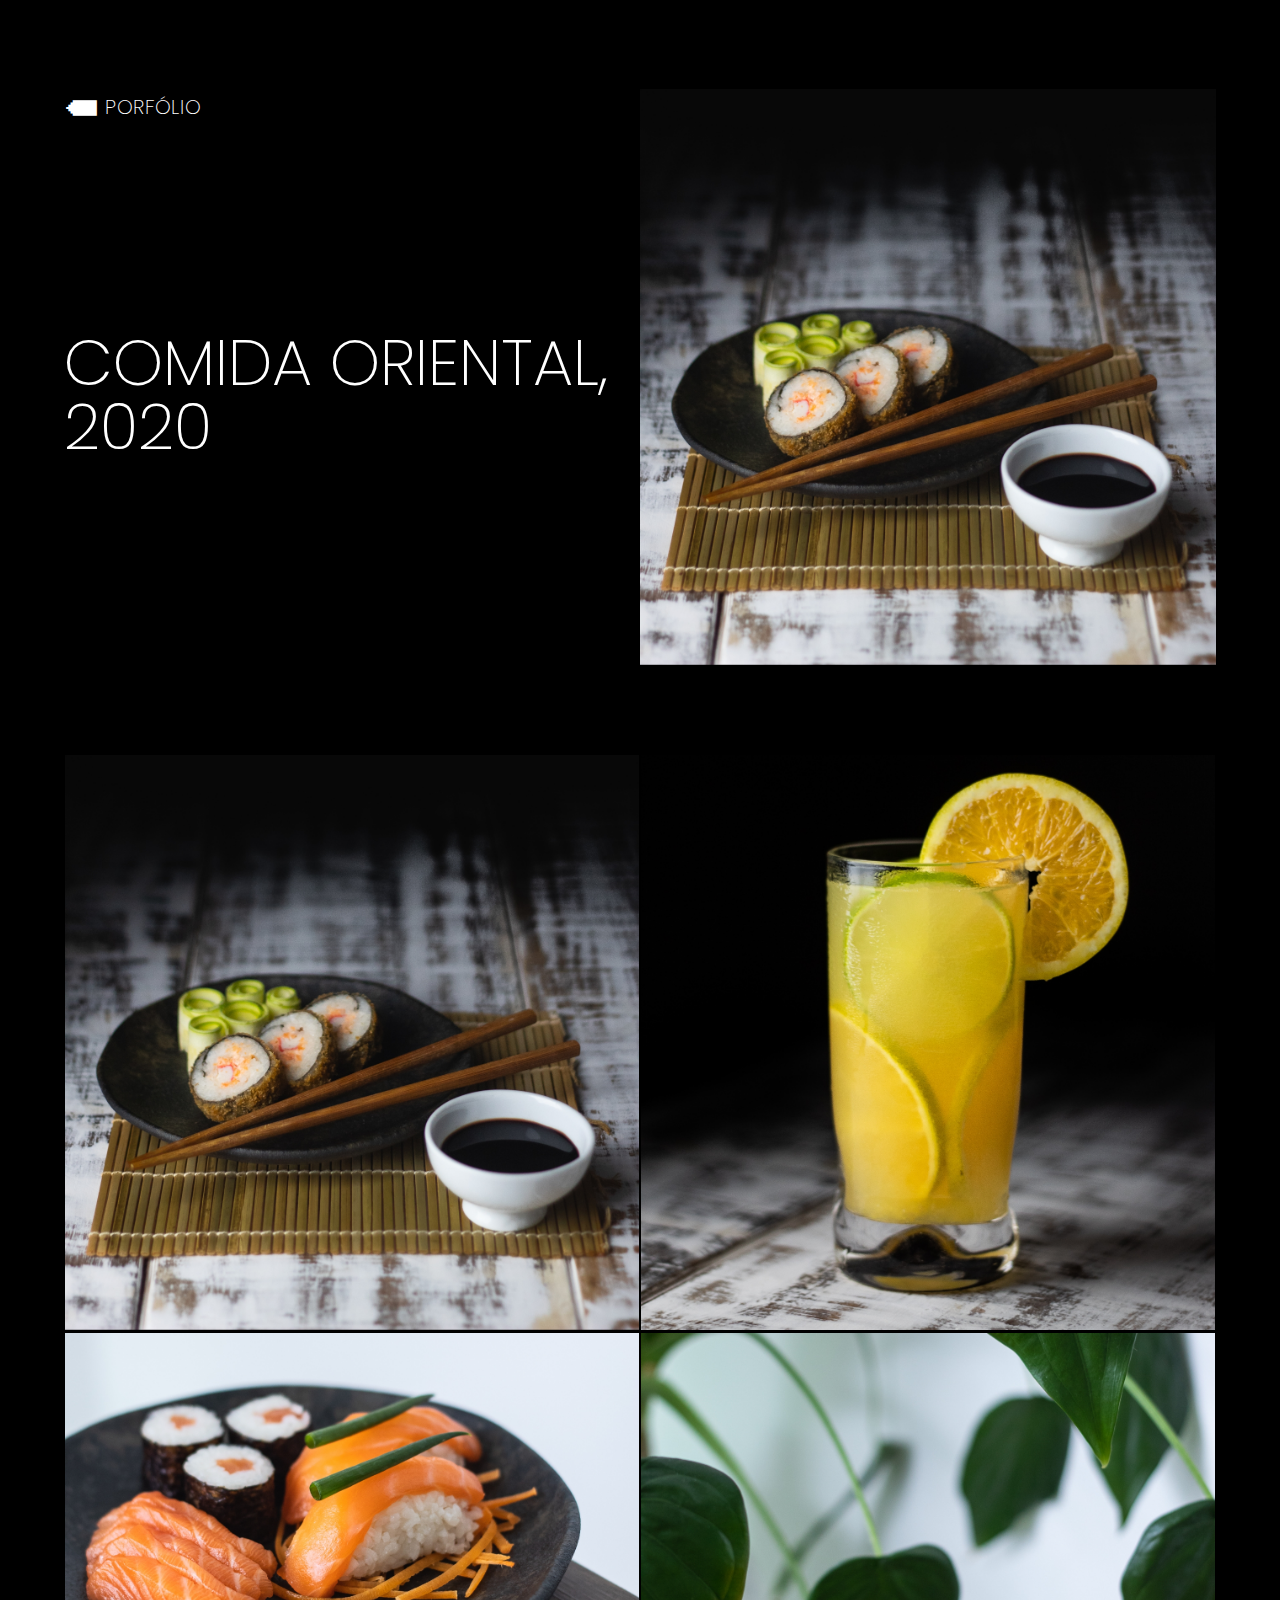
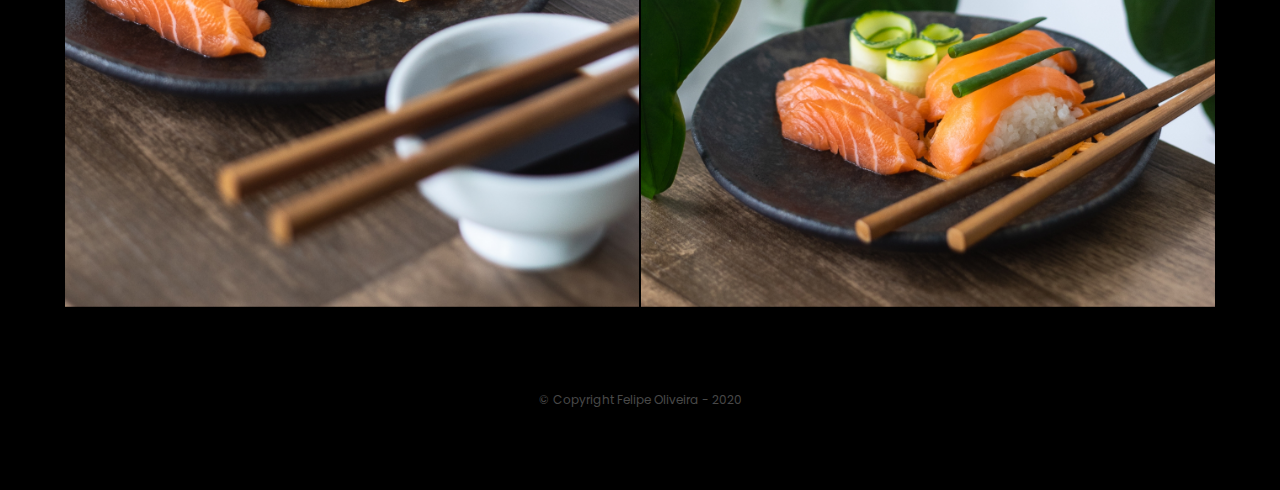
<file: galeria/galeasternfood2020.html>
<!DOCTYPE html>
<html lang="pt-br">
    <head>
          <meta charset="utf-8">
          <meta name="viewport" content="width=device-width">
          <title>Comida Oriental, 2020</title>
          <link rel="stylesheet" href="../css/reset.css">
          <link rel="stylesheet" href="../css/estilos.css">
          <link href="https://fonts.googleapis.com/css2?family=Oswald:wght@200;400;600&family=Poppins:wght@200;300;400;500;600;700;800;900&display=swap" rel="stylesheet">
          <link rel="shortcut icon" href="../imagens/favicon.png">
    </head>

    <body class="fadeIn">
         <main class="conteudoPrincipalGal">
              <div class="container">
                   <section class="capa">
                        <div class="tituloCapa">
                             <a href="../portfolio.html"><span>&#129076;</span>&nbsp;Porfólio</a>
                             <p>Comida Oriental, 2020</p>
                             <p class="espaco"></p>
                        </div>
                        <img class="imgCapa" src="../imagens/easternc1.jpg" alt="Fotografia de um prato de massa penna com tomates">
                   </section>
                   <section class="album">
                        <ul class="imgAlbum1">
                             <li class="quatroImg">
                                  <a href="#img1"><img src="../imagens/easternc1.jpg"></a>
                             </li>
                             <li class="quatroImg">
                                  <a href="#img2"><img src="../imagens/easternc2.jpg"></a>
                             </li>
                             <li class="quatroImg">
                                  <a href="#img3"><img src="../imagens/easternc3.jpg"></a>
                             </li>
                             <li class="quatroImg">
                                  <a href="#img4"><img src="../imagens/easternc4.jpg"></a>
                             </li>
                        </ul>
                        <div class="visualizacao" id="img1">
                             <a href="#img4" class="botaoesq" id="anterior">&#10094;</a>
                             <a href="#" class="botaox" id="fechar">&#10006;</a>
                             <img class="imgVisualizacao" src="../imagens/easternf1.jpg">
                             <a href="#img2" class="botaodir" id="proximo">&#10095;</a>
                        </div>
                        <div class="visualizacao" id="img2">
                             <a href="#img1" class="botaoesq" id="anterior">&#10094;</a>
                             <a href="#" class="botaox" id="fechar">&#10006;</a>
                             <img class="imgVisualizacao" src="../imagens/easternf2.jpg">
                             <a href="#img3" class="botaodir" id="proximo">&#10095;</a>
                        </div>
                        <div class="visualizacao" id="img3">
                             <a href="#img2" class="botaoesq" id="anterior">&#10094;</a>
                             <a href="#" class="botaox" id="fechar">&#10006;</a>
                             <img class="imgVisualizacao" src="../imagens/easternf3.jpg">
                             <a href="#img4" class="botaodir" id="proximo">&#10095;</a>
                        </div>
                        <div class="visualizacao" id="img4">
                             <a href="#img3" class="botaoesq" id="anterior">&#10094;</a>
                             <a href="#" class="botaox" id="fechar">&#10006;</a>
                             <img class="imgVisualizacao" src="../imagens/easternf4.jpg">
                             <a href="#img1" class="botaodir" id="proximo">&#10095;</a>
                        </div>
                   </section>
              </div>
         </main>

         <footer class="rodape">
           <p class="textoRodape">&copy; Copyright Felipe Oliveira - 2020</p>
         </footer>
    </body>
</html>
</file>
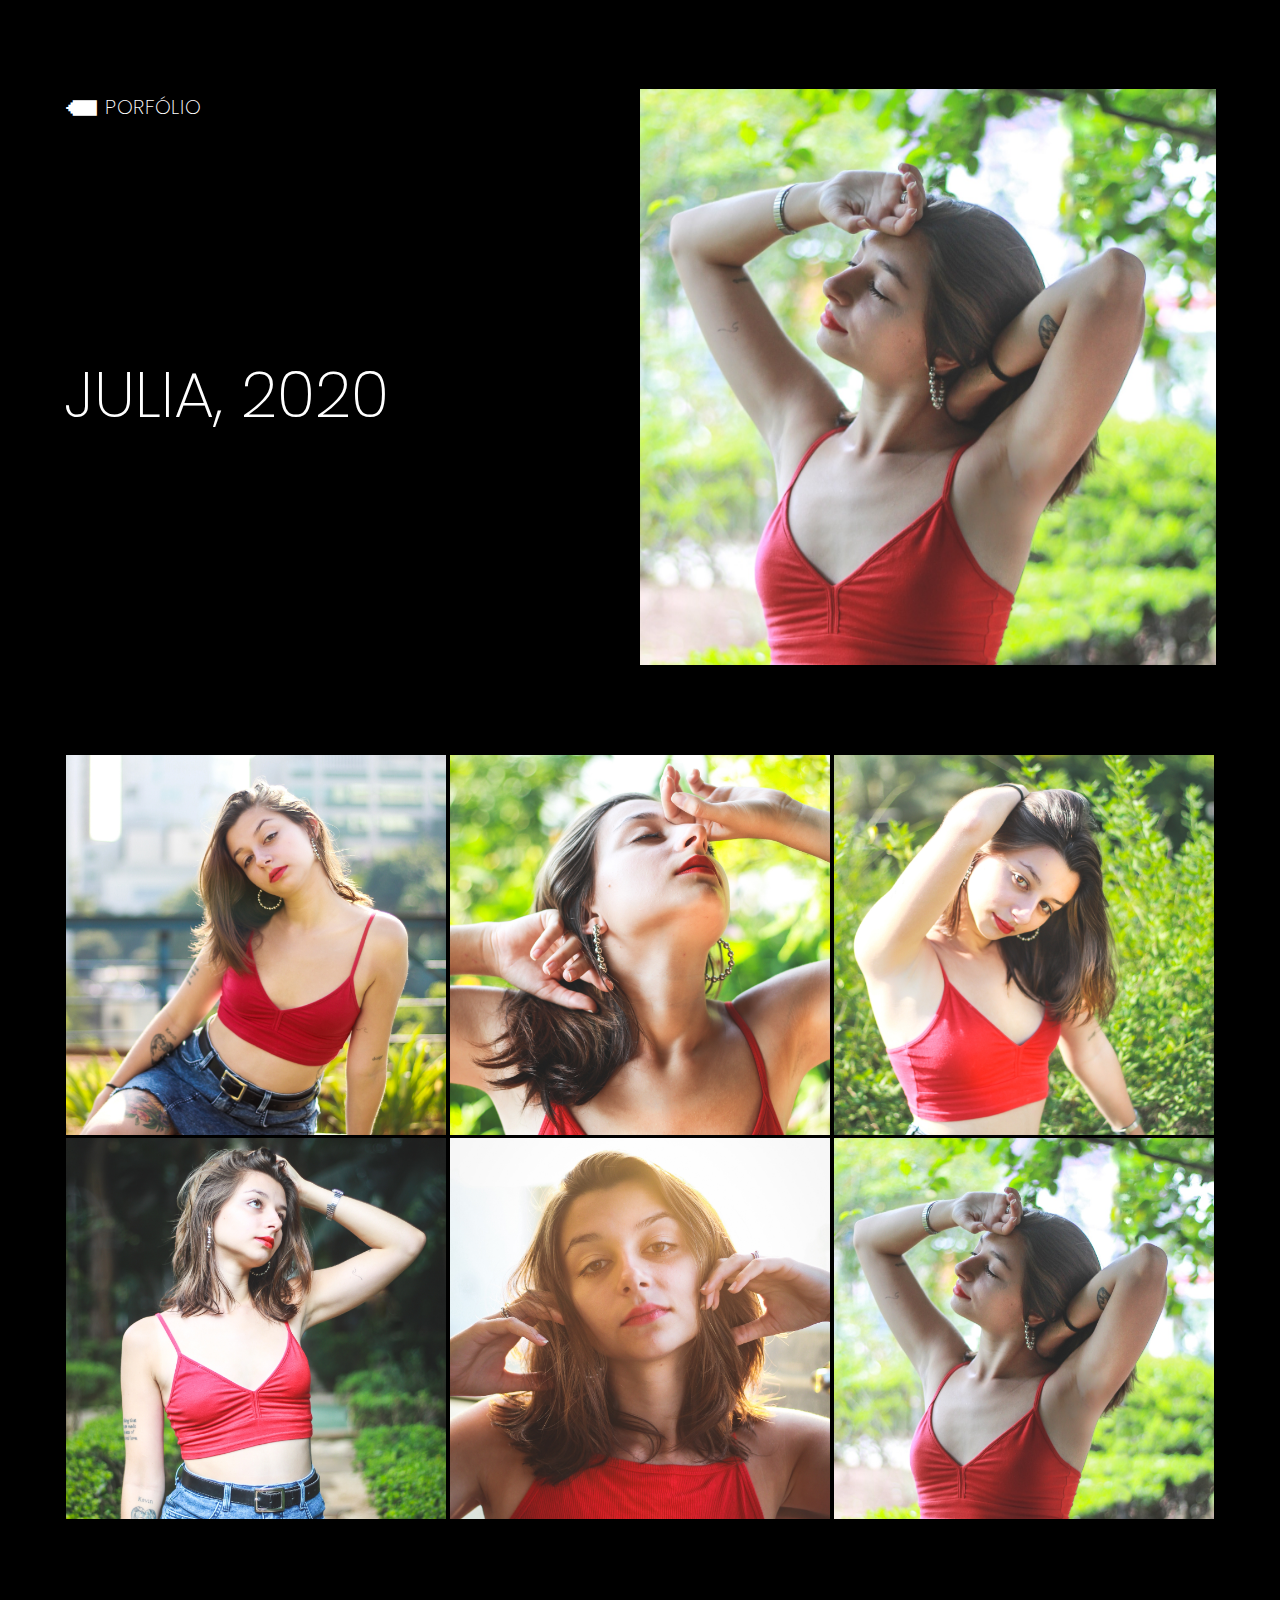
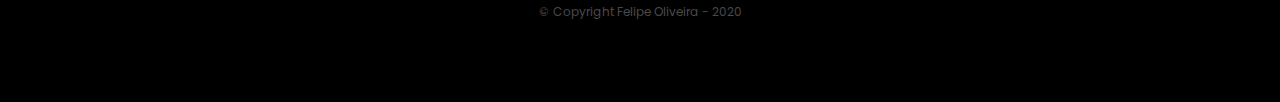
<file: galeria/galjulia2020.html>
<!DOCTYPE html>
<html lang="pt-br">
    <head>
          <meta charset="utf-8">
          <meta name="viewport" content="width=device-width">
          <title>Julia, 2020</title>
          <link rel="stylesheet" href="../css/reset.css">
          <link rel="stylesheet" href="../css/estilos.css">
          <link href="https://fonts.googleapis.com/css2?family=Oswald:wght@200;400;600&family=Poppins:wght@200;300;400;500;600;700;800;900&display=swap" rel="stylesheet">
          <link rel="shortcut icon" href="../imagens/favicon.png">
    </head>

    <body class="fadeIn">
         <main class="conteudoPrincipalGal">
              <div class="container">
                   <section class="capa">
                        <div class="tituloCapa">
                             <a href="../portfolio.html"><span>&#129076;</span>&nbsp;Porfólio</a>
                             <p>Julia, 2020</p>
                             <p class="espaco"></p>
                        </div>
                        <img class="imgCapa" src="../imagens/juliac6.jpg" alt="Retrato de uma moça em um jardim">
                   </section>
                   <section class="album">
                        <ul class="imgAlbum">
                             <li>
                                  <a href="#img1"><img src="../imagens/juliac1.jpg"></a>
                             </li>
                             <li>
                                  <a href="#img2"><img src="../imagens/juliac2.jpg"></a>
                             </li>
                             <li>
                                  <a href="#img3"><img src="../imagens/juliac3.jpg"></a>
                             </li>
                             <li>
                                  <a href="#img4"><img src="../imagens/juliac4.jpg"></a>
                             </li>
                             <li>
                                  <a href="#img5"><img src="../imagens/juliac5.jpg"></a>
                             </li>
                             <li>
                                  <a href="#img6"><img src="../imagens/juliac6.jpg"></a>
                             </li>
                        </ul>
                        <div class="visualizacao" id="img1">
                             <a href="#img6" class="botaoesq" id="anterior">&#10094;</a>
                             <a href="#" class="botaox" id="fechar">&#10006;</a>
                             <img class="imgVisualizacao" src="../imagens/juliaf1.jpg">
                             <a href="#img2" class="botaodir" id="proximo">&#10095;</a>
                        </div>
                        <div class="visualizacao" id="img2">
                             <a href="#img1" class="botaoesq" id="anterior">&#10094;</a>
                             <a href="#" class="botaox" id="fechar">&#10006;</a>
                             <img class="imgVisualizacao" src="../imagens/juliaf2.jpg">
                             <a href="#img3" class="botaodir" id="proximo">&#10095;</a>
                        </div>
                        <div class="visualizacao" id="img3">
                             <a href="#img2" class="botaoesq" id="anterior">&#10094;</a>
                             <a href="#" class="botaox" id="fechar">&#10006;</a>
                             <img class="imgVisualizacao" src="../imagens/juliaf3.jpg">
                             <a href="#img4" class="botaodir" id="proximo">&#10095;</a>
                        </div>
                        <div class="visualizacao" id="img4">
                             <a href="#img3" class="botaoesq" id="anterior">&#10094;</a>
                             <a href="#" class="botaox" id="fechar">&#10006;</a>
                             <img class="imgVisualizacao" src="../imagens/juliaf4.jpg">
                             <a href="#img5" class="botaodir" id="proximo">&#10095;</a>
                        </div>
                        <div class="visualizacao" id="img5">
                             <a href="#img4" class="botaoesq" id="anterior">&#10094;</a>
                             <a href="#" class="botaox" id="fechar">&#10006;</a>
                             <img class="imgVisualizacao" src="../imagens/juliaf5.jpg">
                             <a href="#img6" class="botaodir" id="proximo">&#10095;</a>
                        </div>
                        <div class="visualizacao" id="img6">
                             <a href="#img5" class="botaoesq" id="anterior">&#10094;</a>
                             <a href="#" class="botaox" id="fechar">&#10006;</a>
                             <img class="imgVisualizacao" src="../imagens/juliaf6.jpg">
                             <a href="#img1" class="botaodir" id="proximo">&#10095;</a>
                        </div>
                   </section>
              </div>
         </main>

         <footer class="rodape">
           <p class="textoRodape">&copy; Copyright Felipe Oliveira - 2020</p>
         </footer>
    </body>
</html>
</file>
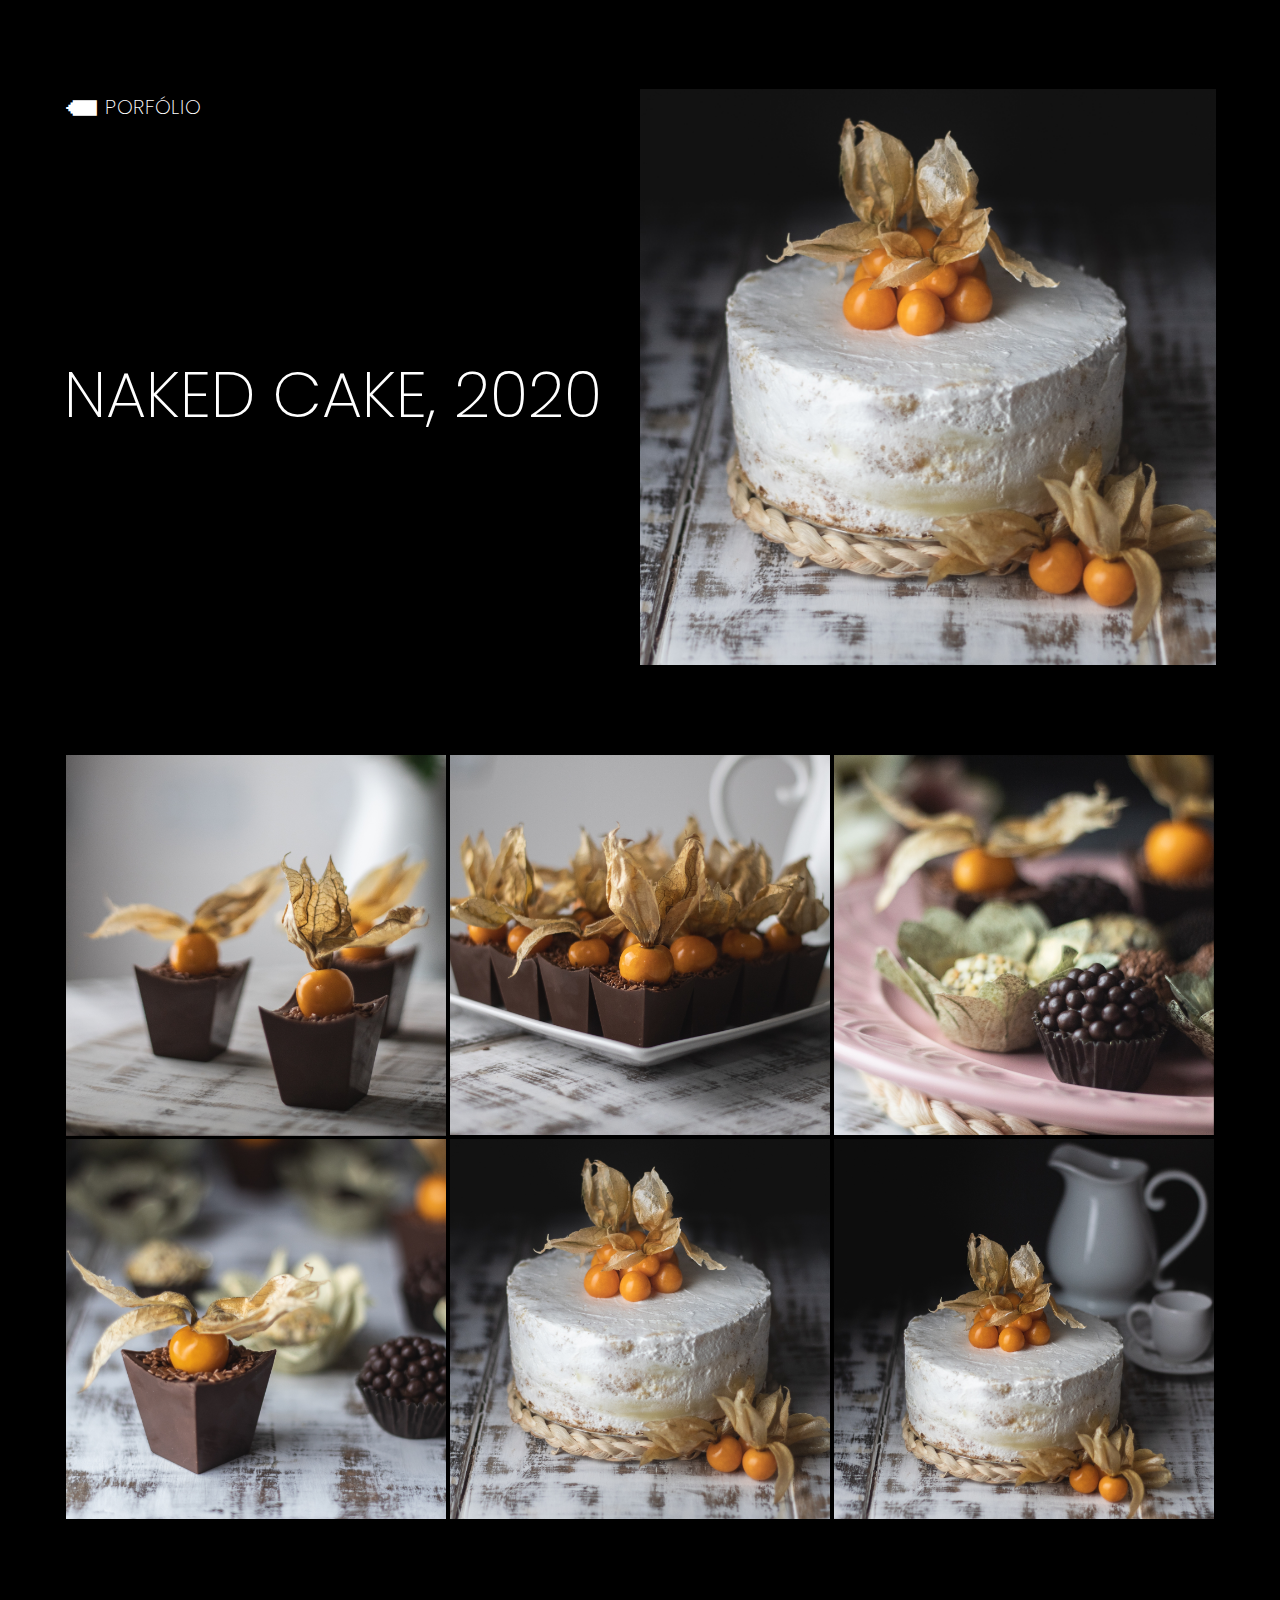
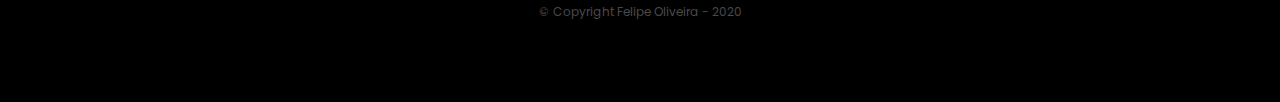
<file: galeria/galnakedcake2020.html>
<!DOCTYPE html>
<html lang="pt-br">
    <head>
          <meta charset="utf-8">
          <meta name="viewport" content="width=device-width">
          <title>Naked Cake, 2020</title>
          <link rel="stylesheet" href="../css/reset.css">
          <link rel="stylesheet" href="../css/estilos.css">
          <link href="https://fonts.googleapis.com/css2?family=Oswald:wght@200;400;600&family=Poppins:wght@200;300;400;500;600;700;800;900&display=swap" rel="stylesheet">
          <link rel="shortcut icon" href="../imagens/favicon.png">
    </head>

    <body class="fadeIn">
         <main class="conteudoPrincipalGal">
              <div class="container">
                   <section class="capa">
                        <div class="tituloCapa">
                             <a href="../portfolio.html"><span>&#129076;</span>&nbsp;Porfólio</a>
                             <p>Naked Cake, 2020</p>
                             <p class="espaco"></p>
                        </div>
                        <img class="imgCapa" src="../imagens/nakedc5.jpg" alt="Fotografia de um bolo naked com chantily e fisális">
                   </section>
                   <section class="album">
                        <ul class="imgAlbum">
                             <li>
                                  <a href="#img1"><img src="../imagens/nakedc1.jpg"></a>
                             </li>
                             <li>
                                  <a href="#img2"><img src="../imagens/nakedc2.jpg"></a>
                             </li>
                             <li>
                                  <a href="#img3"><img src="../imagens/nakedc3.jpg"></a>
                             </li>
                             <li>
                                  <a href="#img4"><img src="../imagens/nakedc4.jpg"></a>
                             </li>
                             <li>
                                  <a href="#img5"><img src="../imagens/nakedc5.jpg"></a>
                             </li>
                             <li>
                                  <a href="#img6"><img src="../imagens/nakedc6.jpg"></a>
                             </li>
                        </ul>
                        <div class="visualizacao" id="img1">
                             <a href="#img6" class="botaoesq" id="anterior">&#10094;</a>
                             <a href="#" class="botaox" id="fechar">&#10006;</a>
                             <img class="imgVisualizacao" src="../imagens/nakedf1.jpg">
                             <a href="#img2" class="botaodir" id="proximo">&#10095;</a>
                        </div>
                        <div class="visualizacao" id="img2">
                             <a href="#img1" class="botaoesq" id="anterior">&#10094;</a>
                             <a href="#" class="botaox" id="fechar">&#10006;</a>
                             <img class="imgVisualizacao" src="../imagens/nakedf2.jpg">
                             <a href="#img3" class="botaodir" id="proximo">&#10095;</a>
                        </div>
                        <div class="visualizacao" id="img3">
                             <a href="#img2" class="botaoesq" id="anterior">&#10094;</a>
                             <a href="#" class="botaox" id="fechar">&#10006;</a>
                             <img class="imgVisualizacao" src="../imagens/nakedf3.jpg">
                             <a href="#img4" class="botaodir" id="proximo">&#10095;</a>
                        </div>
                        <div class="visualizacao" id="img4">
                             <a href="#img3" class="botaoesq" id="anterior">&#10094;</a>
                             <a href="#" class="botaox" id="fechar">&#10006;</a>
                             <img class="imgVisualizacao" src="../imagens/nakedf4.jpg">
                             <a href="#img5" class="botaodir" id="proximo">&#10095;</a>
                        </div>
                        <div class="visualizacao" id="img5">
                             <a href="#img4" class="botaoesq" id="anterior">&#10094;</a>
                             <a href="#" class="botaox" id="fechar">&#10006;</a>
                             <img class="imgVisualizacao" src="../imagens/nakedf5.jpg">
                             <a href="#img6" class="botaodir" id="proximo">&#10095;</a>
                        </div>
                        <div class="visualizacao" id="img6">
                             <a href="#img5" class="botaoesq" id="anterior">&#10094;</a>
                             <a href="#" class="botaox" id="fechar">&#10006;</a>
                             <img class="imgVisualizacao" src="../imagens/nakedf6.jpg">
                             <a href="#img1" class="botaodir" id="proximo">&#10095;</a>
                        </div>
                   </section>
              </div>
         </main>

         <footer class="rodape">
           <p class="textoRodape">&copy; Copyright Felipe Oliveira - 2020</p>
         </footer>
    </body>
</html>
</file>
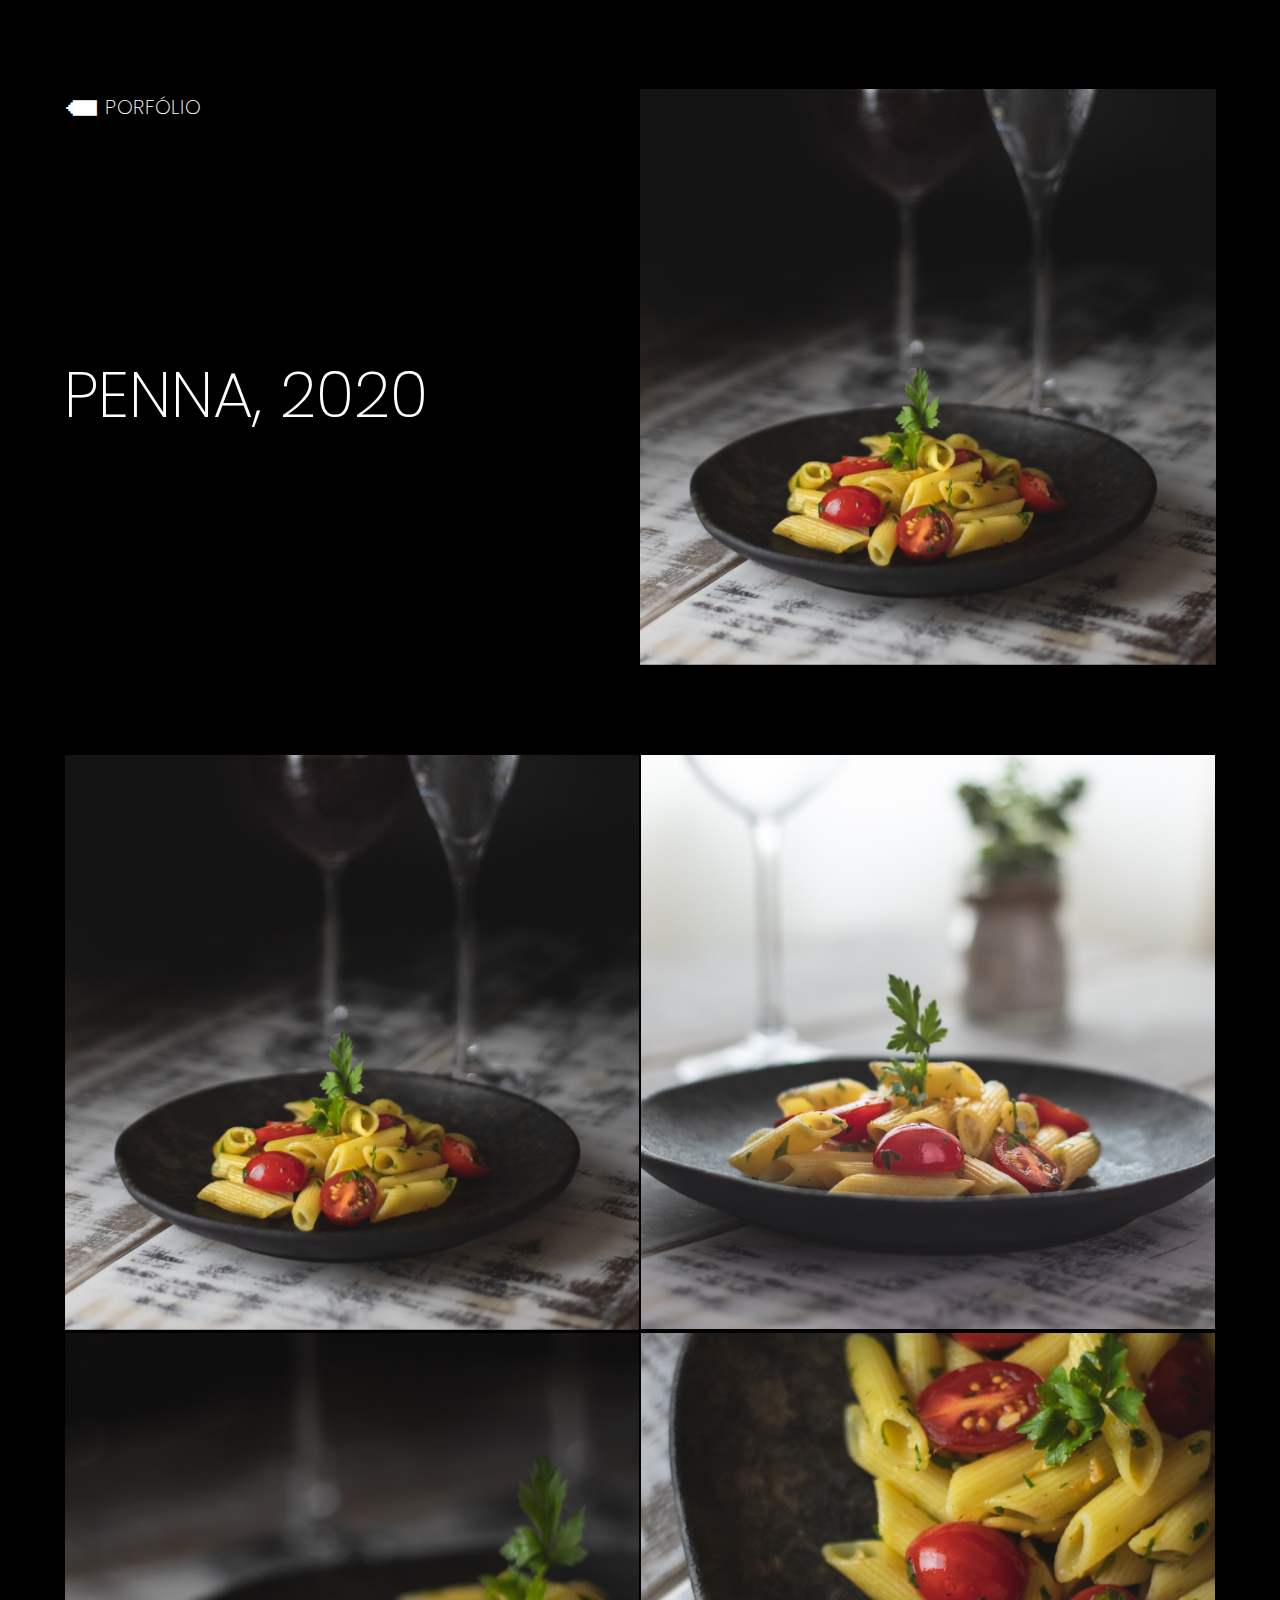
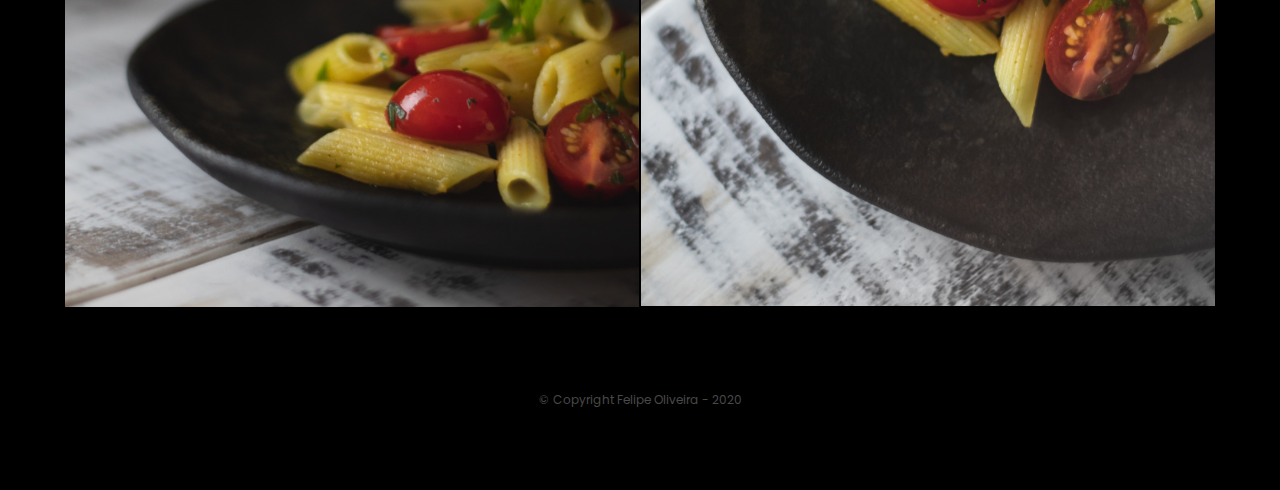
<file: galeria/galpenna2020.html>
<!DOCTYPE html>
<html lang="pt-br">
    <head>
          <meta charset="utf-8">
          <meta name="viewport" content="width=device-width">
          <title>Penna, 2020</title>
          <link rel="stylesheet" href="../css/reset.css">
          <link rel="stylesheet" href="../css/estilos.css">
          <link href="https://fonts.googleapis.com/css2?family=Oswald:wght@200;400;600&family=Poppins:wght@200;300;400;500;600;700;800;900&display=swap" rel="stylesheet">
          <link rel="shortcut icon" href="../imagens/favicon.png">
    </head>

    <body class="fadeIn">
         <main class="conteudoPrincipalGal">
              <div class="container">
                   <section class="capa">
                        <div class="tituloCapa">
                             <a href="../portfolio.html"><span>&#129076;</span>&nbsp;Porfólio</a>
                             <p>Penna, 2020</p>
                             <p class="espaco"></p>
                        </div>
                        <img class="imgCapa" src="../imagens/pennac1.jpg" alt="Fotografia de um prato de massa penna com tomates">
                   </section>
                   <section class="album">
                        <ul class="imgAlbum1">
                             <li class="quatroImg">
                                  <a href="#img1"><img src="../imagens/pennac1.jpg"></a>
                             </li>
                             <li class="quatroImg">
                                  <a href="#img2"><img src="../imagens/pennac4.jpg"></a>
                             </li>
                             <li class="quatroImg">
                                  <a href="#img3"><img src="../imagens/pennac3.jpg"></a>
                             </li>
                             <li class="quatroImg">
                                  <a href="#img4"><img src="../imagens/pennac2.jpg"></a>
                             </li>
                        </ul>
                        <div class="visualizacao" id="img1">
                             <a href="#img4" class="botaoesq" id="anterior">&#10094;</a>
                             <a href="#" class="botaox" id="fechar">&#10006;</a>
                             <img class="imgVisualizacao" src="../imagens/pennaf1.jpg">
                             <a href="#img2" class="botaodir" id="proximo">&#10095;</a>
                        </div>
                        <div class="visualizacao" id="img2">
                             <a href="#img1" class="botaoesq" id="anterior">&#10094;</a>
                             <a href="#" class="botaox" id="fechar">&#10006;</a>
                             <img class="imgVisualizacao" src="../imagens/pennaf4.jpg">
                             <a href="#img3" class="botaodir" id="proximo">&#10095;</a>
                        </div>
                        <div class="visualizacao" id="img3">
                             <a href="#img2" class="botaoesq" id="anterior">&#10094;</a>
                             <a href="#" class="botaox" id="fechar">&#10006;</a>
                             <img class="imgVisualizacao" src="../imagens/pennaf3.jpg">
                             <a href="#img4" class="botaodir" id="proximo">&#10095;</a>
                        </div>
                        <div class="visualizacao" id="img4">
                             <a href="#img3" class="botaoesq" id="anterior">&#10094;</a>
                             <a href="#" class="botaox" id="fechar">&#10006;</a>
                             <img class="imgVisualizacao" src="../imagens/pennaf2.jpg">
                             <a href="#img1" class="botaodir" id="proximo">&#10095;</a>
                        </div>
                   </section>
              </div>
         </main>

         <footer class="rodape">
           <p class="textoRodape">&copy; Copyright Felipe Oliveira - 2020</p>
         </footer>
    </body>
</html>
</file>
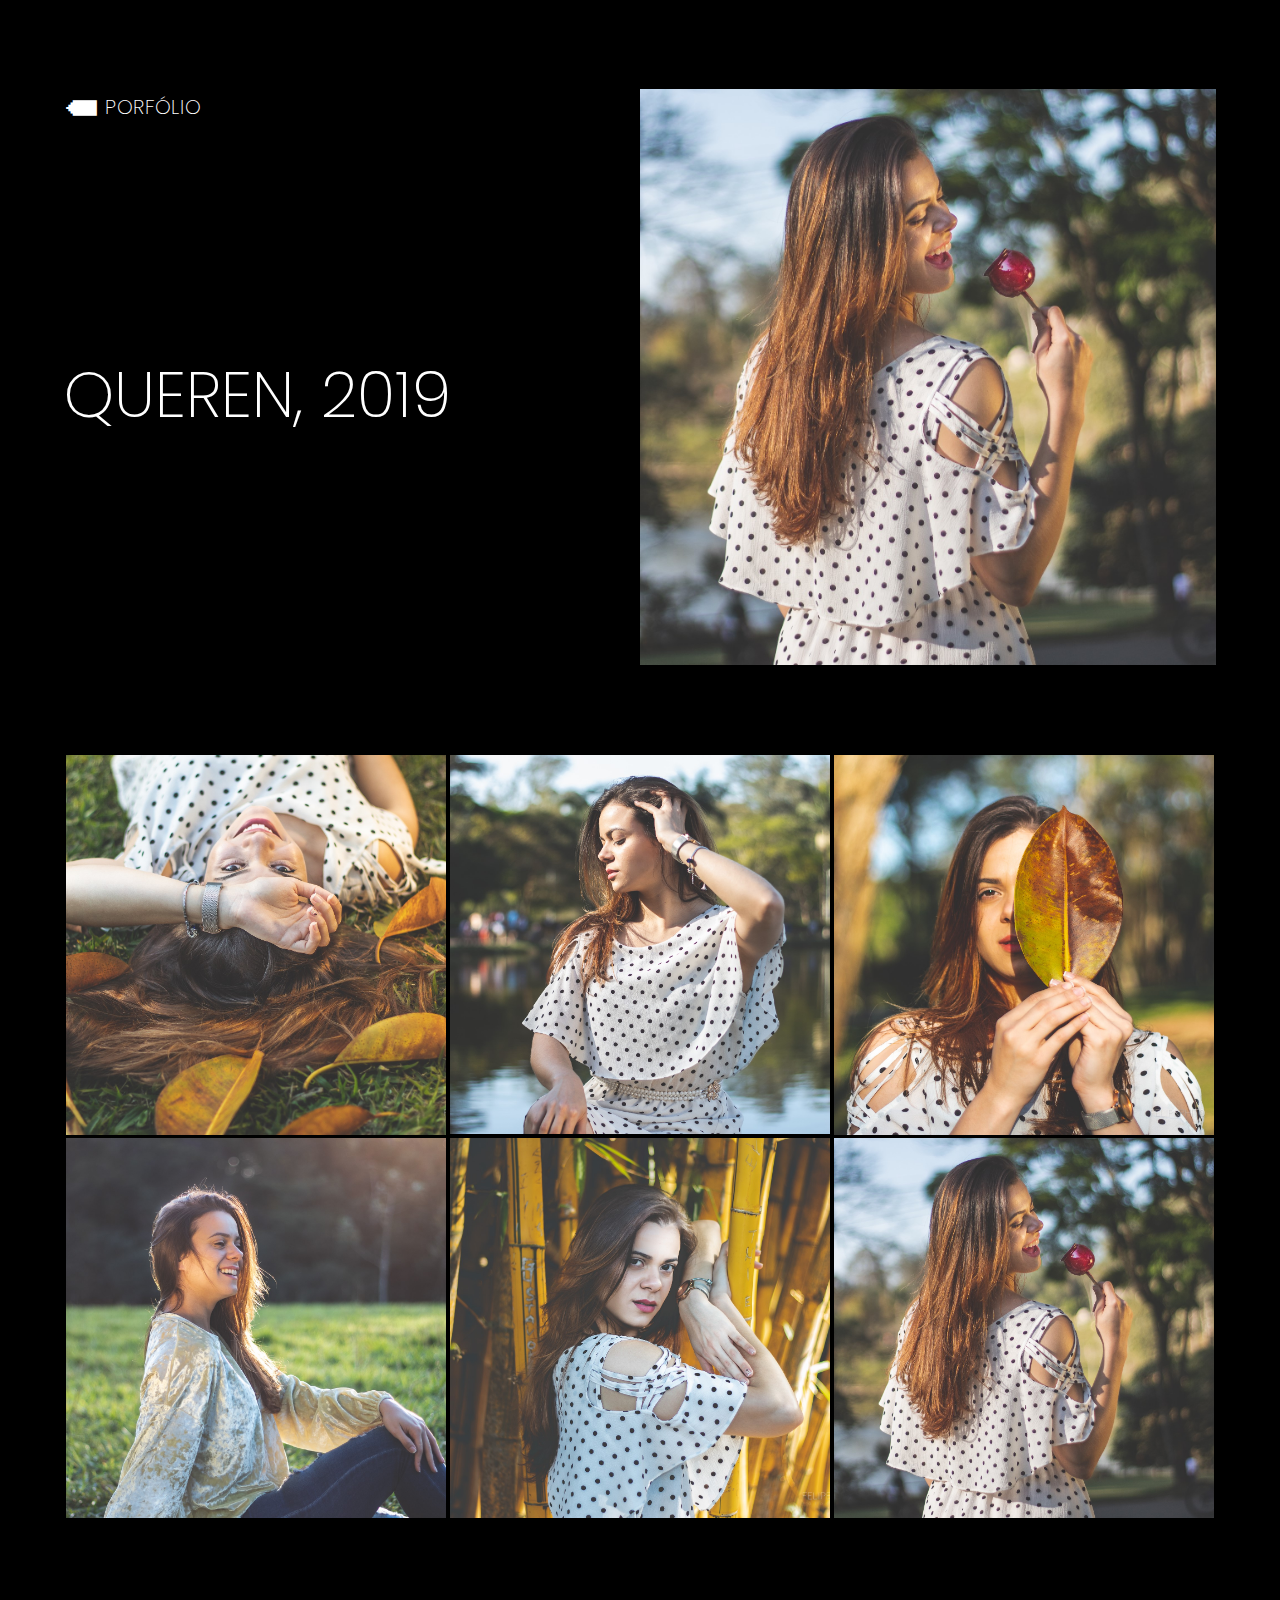
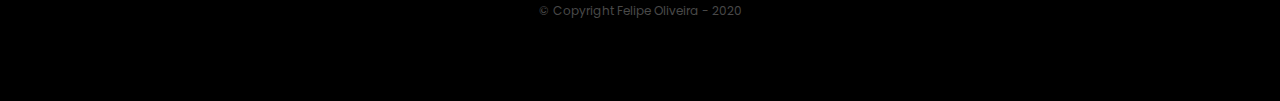
<file: galeria/galqueren2019.html>
<!DOCTYPE html>
<html lang="pt-br">
    <head>
          <meta charset="utf-8">
          <meta name="viewport" content="width=device-width">
          <title>Queren, 2019</title>
          <link rel="stylesheet" href="../css/reset.css">
          <link rel="stylesheet" href="../css/estilos.css">
          <link href="https://fonts.googleapis.com/css2?family=Oswald:wght@200;400;600&family=Poppins:wght@200;300;400;500;600;700;800;900&display=swap" rel="stylesheet">
          <link rel="shortcut icon" href="../imagens/favicon.png">
    </head>

    <body class="fadeIn">
         <main class="conteudoPrincipalGal">
              <div class="container">
                   <section class="capa">
                        <div class="tituloCapa">
                             <a href="../portfolio.html"><span>&#129076;</span>&nbsp;Porfólio</a>
                             <p>Queren, 2019</p>
                             <p class="espaco"></p>
                        </div>
                        <img class="imgCapa" src="../imagens/querenc6.jpg" alt="Retrato de uma moça mordendo uma maçã do amor">
                   </section>
                   <section class="album">
                        <ul class="imgAlbum">
                             <li>
                                  <a href="#img1"><img src="../imagens/querenc1.jpg"></a>
                             </li>
                             <li>
                                  <a href="#img2"><img src="../imagens/querenc2.jpg"></a>
                             </li>
                             <li>
                                  <a href="#img3"><img src="../imagens/querenc3.jpg"></a>
                             </li>
                             <li>
                                  <a href="#img4"><img src="../imagens/querenc4.jpg"></a>
                             </li>
                             <li>
                                  <a href="#img5"><img src="../imagens/querenc5.jpg"></a>
                             </li>
                             <li>
                                  <a href="#img6"><img src="../imagens/querenc6.jpg"></a>
                             </li>
                        </ul>
                        <div class="visualizacao" id="img1">
                             <a href="#img6" class="botaoesq" id="anterior">&#10094;</a>
                             <a href="#" class="botaox" id="fechar">&#10006;</a>
                             <img class="imgVisualizacao" src="../imagens/querenf1.jpg">
                             <a href="#img2" class="botaodir" id="proximo">&#10095;</a>
                        </div>
                        <div class="visualizacao" id="img2">
                             <a href="#img1" class="botaoesq" id="anterior">&#10094;</a>
                             <a href="#" class="botaox" id="fechar">&#10006;</a>
                             <img class="imgVisualizacao" src="../imagens/querenf2.jpg">
                             <a href="#img3" class="botaodir" id="proximo">&#10095;</a>
                        </div>
                        <div class="visualizacao" id="img3">
                             <a href="#img2" class="botaoesq" id="anterior">&#10094;</a>
                             <a href="#" class="botaox" id="fechar">&#10006;</a>
                             <img class="imgVisualizacao" src="../imagens/querenf3.jpg">
                             <a href="#img4" class="botaodir" id="proximo">&#10095;</a>
                        </div>
                        <div class="visualizacao" id="img4">
                             <a href="#img3" class="botaoesq" id="anterior">&#10094;</a>
                             <a href="#" class="botaox" id="fechar">&#10006;</a>
                             <img class="imgVisualizacao" src="../imagens/querenf4.jpg">
                             <a href="#img5" class="botaodir" id="proximo">&#10095;</a>
                        </div>
                        <div class="visualizacao" id="img5">
                             <a href="#img4" class="botaoesq" id="anterior">&#10094;</a>
                             <a href="#" class="botaox" id="fechar">&#10006;</a>
                             <img class="imgVisualizacao" src="../imagens/querenf5.jpg">
                             <a href="#img6" class="botaodir" id="proximo">&#10095;</a>
                        </div>
                        <div class="visualizacao" id="img6">
                             <a href="#img5" class="botaoesq" id="anterior">&#10094;</a>
                             <a href="#" class="botaox" id="fechar">&#10006;</a>
                             <img class="imgVisualizacao" src="../imagens/querenf6.jpg">
                             <a href="#img1" class="botaodir" id="proximo">&#10095;</a>
                        </div>
                   </section>
              </div>
         </main>

         <footer class="rodape">
           <p class="textoRodape">&copy; Copyright Felipe Oliveira - 2020</p>
         </footer>
    </body>
</html>
</file>
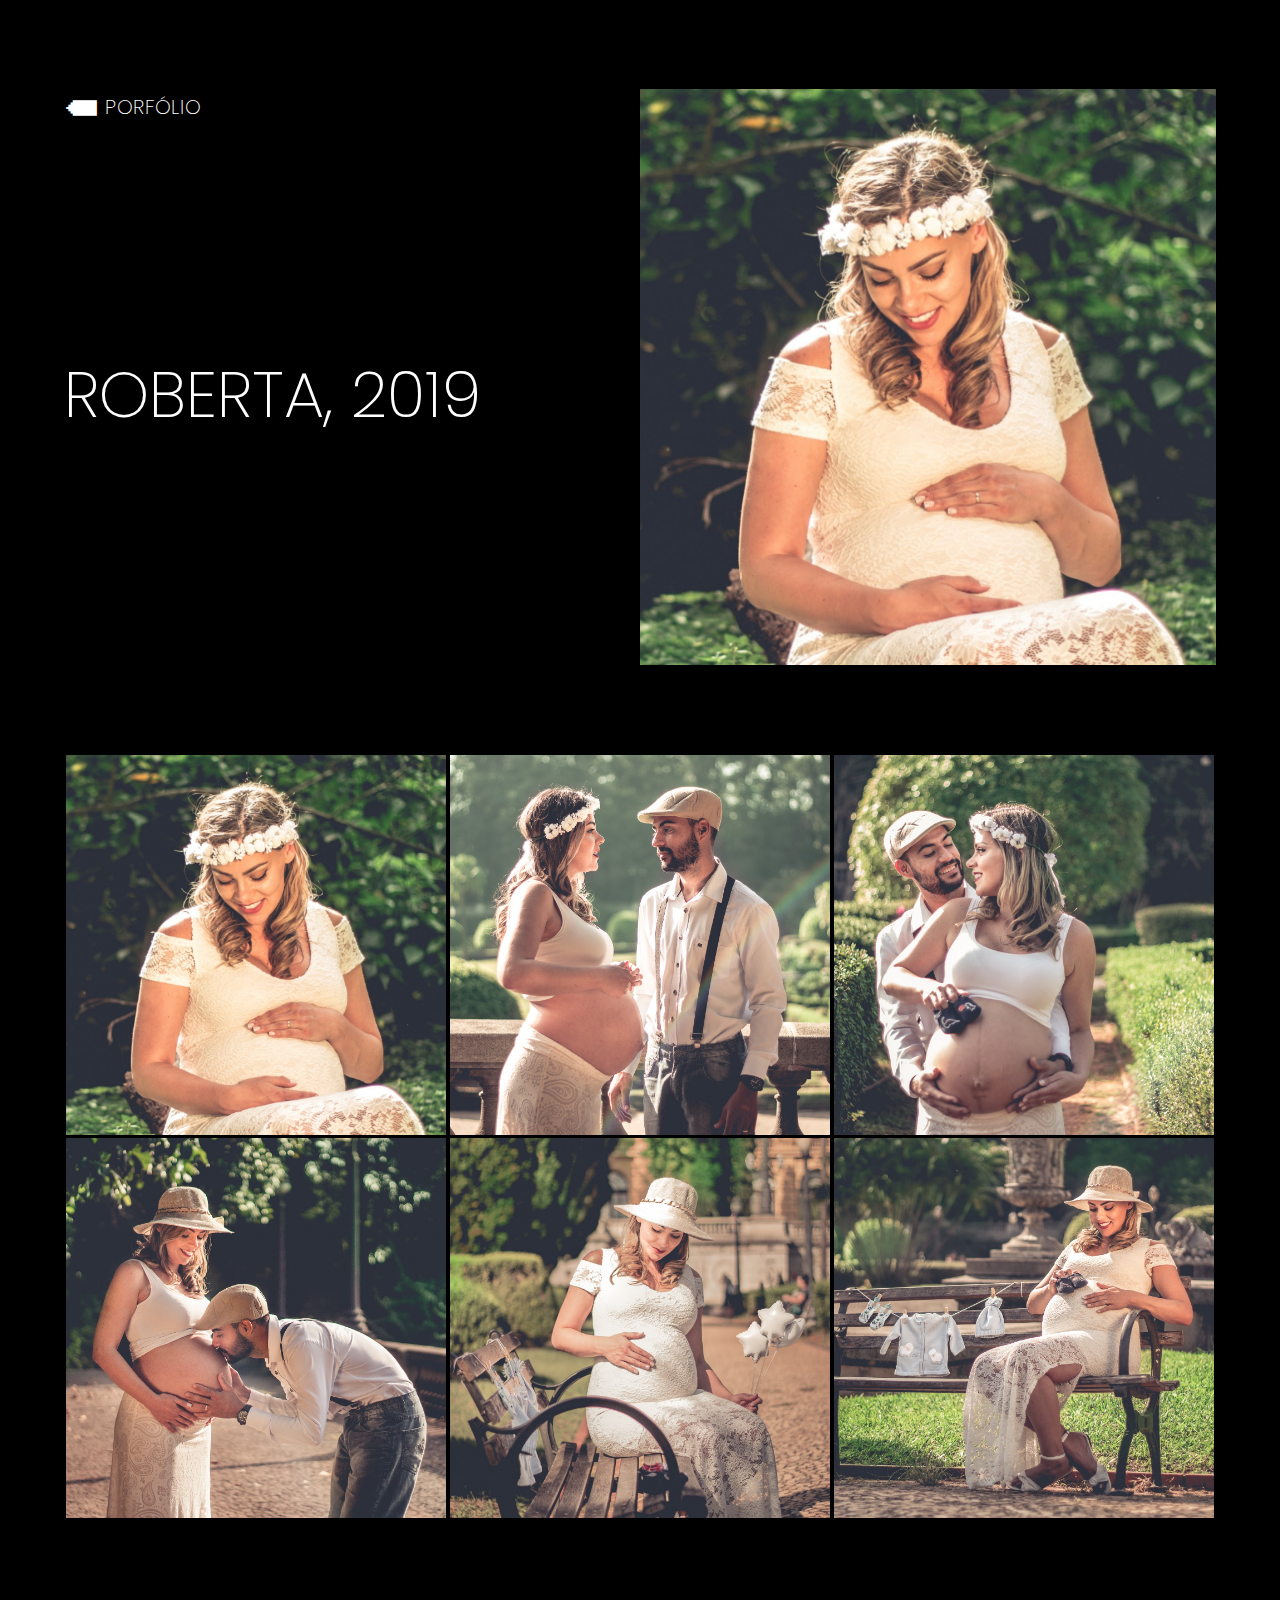
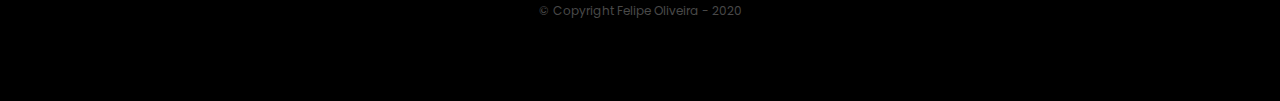
<file: galeria/galroberta2019.html>
<!DOCTYPE html>
<html lang="pt-br">
    <head>
          <meta charset="utf-8">
          <meta name="viewport" content="width=device-width">
          <title>Roberta, 2019</title>
          <link rel="stylesheet" href="../css/reset.css">
          <link rel="stylesheet" href="../css/estilos.css">
          <link href="https://fonts.googleapis.com/css2?family=Oswald:wght@200;400;600&family=Poppins:wght@200;300;400;500;600;700;800;900&display=swap" rel="stylesheet">
          <link rel="shortcut icon" href="../imagens/favicon.png">
    </head>

    <body class="fadeIn">
         <main class="conteudoPrincipalGal">
              <div class="container">
                   <section class="capa">
                        <div class="tituloCapa">
                             <a href="../portfolio.html"><span>&#129076;</span>&nbsp;Porfólio</a>
                             <p>Roberta, 2019</p>
                             <p class="espaco"></p>
                        </div>
                        <img class="imgCapa" src="../imagens/robertac1.jpg" alt="Retrato de uma gestante no bosque">
                   </section>
                   <section class="album">
                        <ul class="imgAlbum">
                             <li>
                                  <a href="#img1"><img src="../imagens/robertac1.jpg"></a>
                             </li>
                             <li>
                                  <a href="#img2"><img src="../imagens/robertac2.jpg"></a>
                             </li>
                             <li>
                                  <a href="#img3"><img src="../imagens/robertac3.jpg"></a>
                             </li>
                             <li>
                                  <a href="#img4"><img src="../imagens/robertac4.jpg"></a>
                             </li>
                             <li>
                                  <a href="#img5"><img src="../imagens/robertac5.jpg"></a>
                             </li>
                             <li>
                                  <a href="#img6"><img src="../imagens/robertac6.jpg"></a>
                             </li>
                        </ul>
                        <div class="visualizacao" id="img1">
                             <a href="#img6" class="botaoesq" id="anterior">&#10094;</a>
                             <a href="#" class="botaox" id="fechar">&#10006;</a>
                             <img class="imgVisualizacao" src="../imagens/robertaf1.jpg">
                             <a href="#img2" class="botaodir" id="proximo">&#10095;</a>
                        </div>
                        <div class="visualizacao" id="img2">
                             <a href="#img1" class="botaoesq" id="anterior">&#10094;</a>
                             <a href="#" class="botaox" id="fechar">&#10006;</a>
                             <img class="imgVisualizacao" src="../imagens/robertaf2.jpg">
                             <a href="#img3" class="botaodir" id="proximo">&#10095;</a>
                        </div>
                        <div class="visualizacao" id="img3">
                             <a href="#img2" class="botaoesq" id="anterior">&#10094;</a>
                             <a href="#" class="botaox" id="fechar">&#10006;</a>
                             <img class="imgVisualizacao" src="../imagens/robertaf3.jpg">
                             <a href="#img4" class="botaodir" id="proximo">&#10095;</a>
                        </div>
                        <div class="visualizacao" id="img4">
                             <a href="#img3" class="botaoesq" id="anterior">&#10094;</a>
                             <a href="#" class="botaox" id="fechar">&#10006;</a>
                             <img class="imgVisualizacao" src="../imagens/robertaf4.jpg">
                             <a href="#img5" class="botaodir" id="proximo">&#10095;</a>
                        </div>
                        <div class="visualizacao" id="img5">
                             <a href="#img4" class="botaoesq" id="anterior">&#10094;</a>
                             <a href="#" class="botaox" id="fechar">&#10006;</a>
                             <img class="imgVisualizacao" src="../imagens/robertaf5.jpg">
                             <a href="#img6" class="botaodir" id="proximo">&#10095;</a>
                        </div>
                        <div class="visualizacao" id="img6">
                             <a href="#img5" class="botaoesq" id="anterior">&#10094;</a>
                             <a href="#" class="botaox" id="fechar">&#10006;</a>
                             <img class="imgVisualizacao" src="../imagens/robertaf6.jpg">
                             <a href="#img1" class="botaodir" id="proximo">&#10095;</a>
                        </div>
                   </section>
              </div>
         </main>

         <footer class="rodape">
           <p class="textoRodape">&copy; Copyright Felipe Oliveira - 2020</p>
         </footer>
    </body>
</html>
</file>
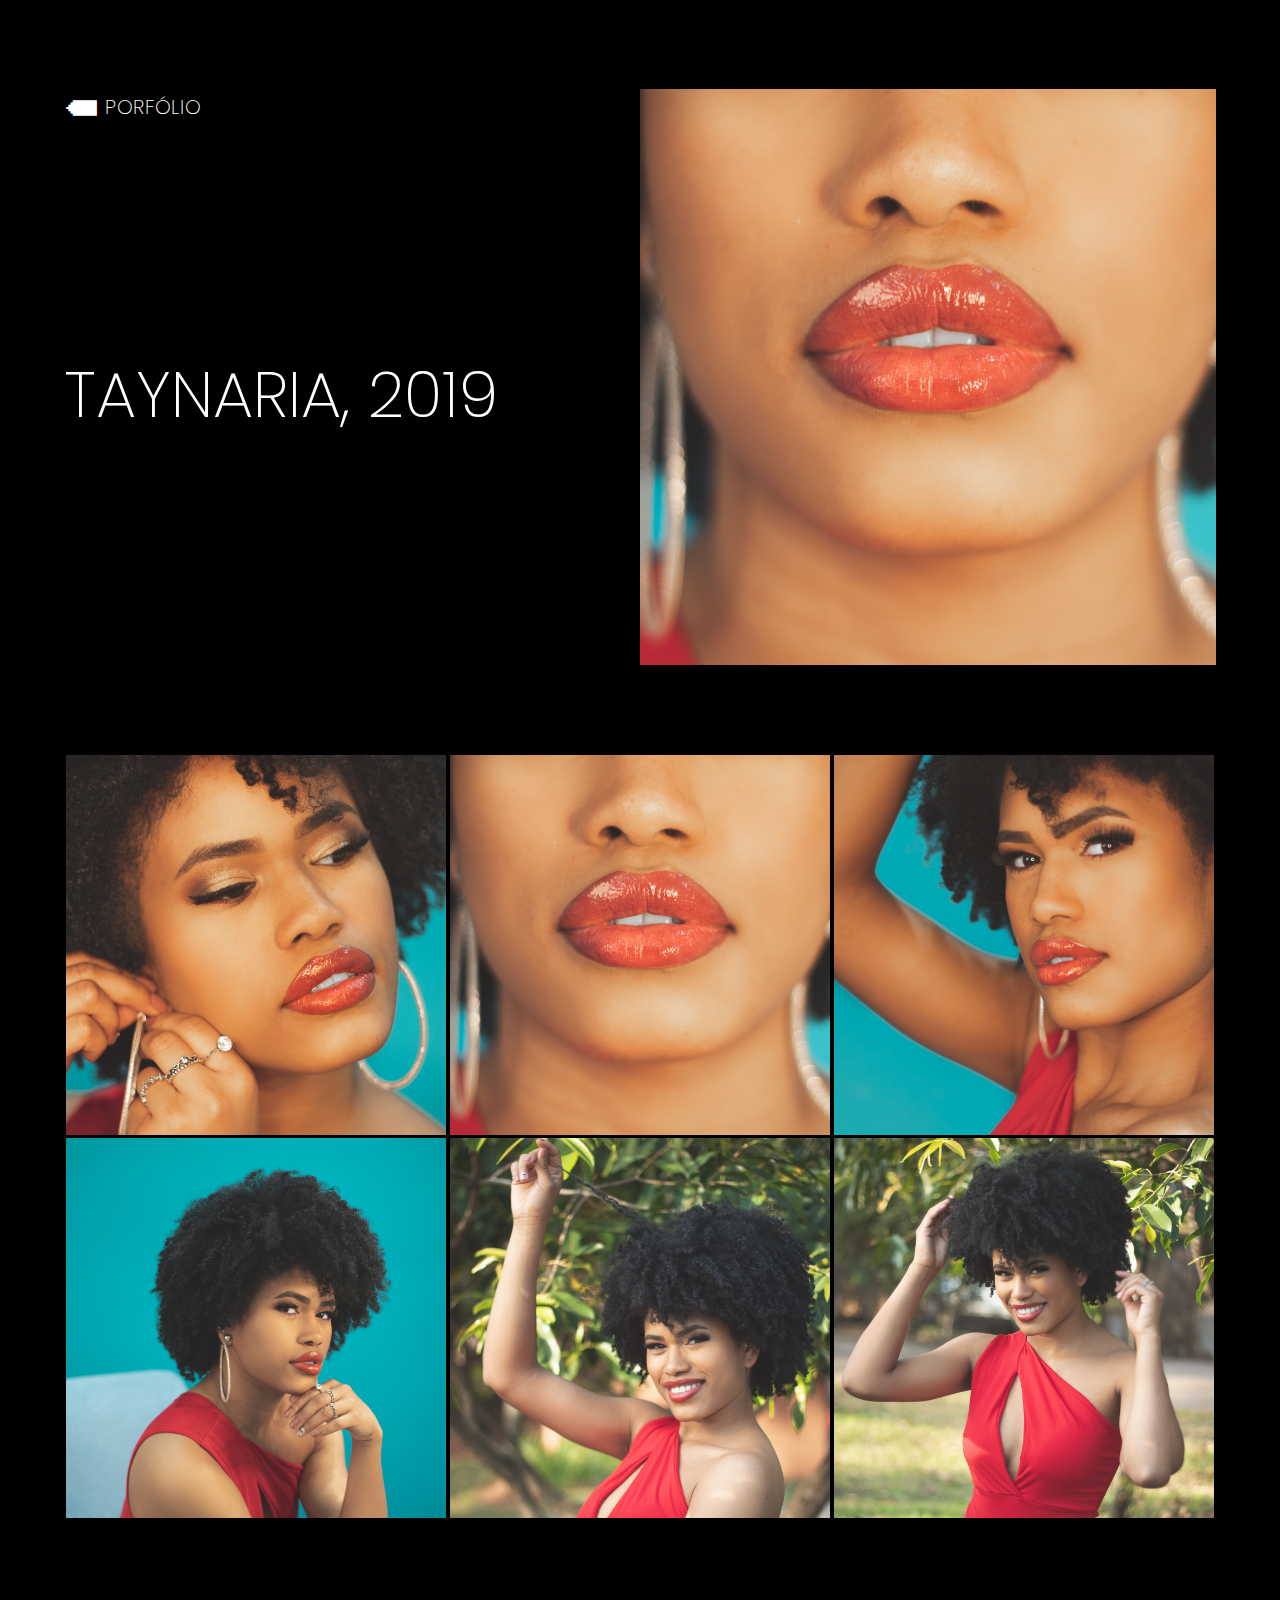
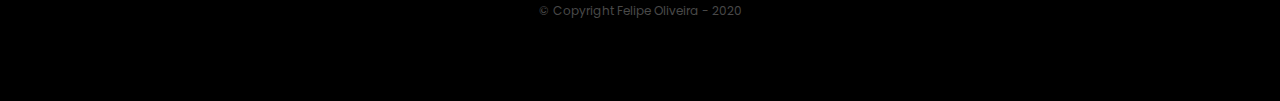
<file: galeria/galtaynaria2019.html>
<!DOCTYPE html>
<html lang="pt-br">
    <head>
          <meta charset="utf-8">
          <meta name="viewport" content="width=device-width">
          <title>Taynaria, 2019</title>
          <link rel="stylesheet" href="../css/reset.css">
          <link rel="stylesheet" href="../css/estilos.css">
          <link href="https://fonts.googleapis.com/css2?family=Oswald:wght@200;400;600&family=Poppins:wght@200;300;400;500;600;700;800;900&display=swap" rel="stylesheet">
          <link rel="shortcut icon" href="../imagens/favicon.png">
    </head>

    <body class="fadeIn">
         <main class="conteudoPrincipalGal">
              <div class="container">
                   <section class="capa">
                        <div class="tituloCapa">
                             <a href="../portfolio.html"><span>&#129076;</span>&nbsp;Porfólio</a>
                             <p>Taynaria, 2019</p>
                             <p class="espaco"></p>
                        </div>
                        <img class="imgCapa" src="../imagens/taynariac1.jpg" alt="Recorte do retrato de uma boca feminina">
                   </section>
                   <section class="album">
                        <ul class="imgAlbum">
                             <li>
                                  <a href="#img1"><img src="../imagens/taynariac2.jpg"></a>
                             </li>
                             <li>
                                  <a href="#img2"><img src="../imagens/taynariac1.jpg"></a>
                             </li>
                             <li>
                                  <a href="#img3"><img src="../imagens/taynariac3.jpg"></a>
                             </li>
                             <li>
                                  <a href="#img4"><img src="../imagens/taynariac4.jpg"></a>
                             </li>
                             <li>
                                  <a href="#img5"><img src="../imagens/taynariac5.jpg"></a>
                             </li>
                             <li>
                                  <a href="#img6"><img src="../imagens/taynariac6.jpg"></a>
                             </li>
                        </ul>
                        <div class="visualizacao" id="img1">
                             <a href="#img6" class="botaoesq" id="anterior">&#10094;</a>
                             <a href="#" class="botaox" id="fechar">&#10006;</a>
                             <img class="imgVisualizacao" src="../imagens/taynariaf2.jpg">
                             <a href="#img2" class="botaodir" id="proximo">&#10095;</a>
                        </div>
                        <div class="visualizacao" id="img2">
                             <a href="#img1" class="botaoesq" id="anterior">&#10094;</a>
                             <a href="#" class="botaox" id="fechar">&#10006;</a>
                             <img class="imgVisualizacao" src="../imagens/taynariaf1.jpg">
                             <a href="#img3" class="botaodir" id="proximo">&#10095;</a>
                        </div>
                        <div class="visualizacao" id="img3">
                             <a href="#img2" class="botaoesq" id="anterior">&#10094;</a>
                             <a href="#" class="botaox" id="fechar">&#10006;</a>
                             <img class="imgVisualizacao" src="../imagens/taynariaf3.jpg">
                             <a href="#img4" class="botaodir" id="proximo">&#10095;</a>
                        </div>
                        <div class="visualizacao" id="img4">
                             <a href="#img3" class="botaoesq" id="anterior">&#10094;</a>
                             <a href="#" class="botaox" id="fechar">&#10006;</a>
                             <img class="imgVisualizacao" src="../imagens/taynariaf4.jpg">
                             <a href="#img5" class="botaodir" id="proximo">&#10095;</a>
                        </div>
                        <div class="visualizacao" id="img5">
                             <a href="#img4" class="botaoesq" id="anterior">&#10094;</a>
                             <a href="#" class="botaox" id="fechar">&#10006;</a>
                             <img class="imgVisualizacao" src="../imagens/taynariaf5.jpg">
                             <a href="#img6" class="botaodir" id="proximo">&#10095;</a>
                        </div>
                        <div class="visualizacao" id="img6">
                             <a href="#img5" class="botaoesq" id="anterior">&#10094;</a>
                             <a href="#" class="botaox" id="fechar">&#10006;</a>
                             <img class="imgVisualizacao" src="../imagens/taynariaf6.jpg">
                             <a href="#img1" class="botaodir" id="proximo">&#10095;</a>
                        </div>
                   </section>
              </div>
         </main>

         <footer class="rodape">
           <p class="textoRodape">&copy; Copyright Felipe Oliveira - 2020</p>
         </footer>
    </body>
</html>
</file>
<file: css/estilos.css>
main {
     overflow: hidden;
}

/* TRANSIÇÃO ENTRE PÁGINAS*/

@keyframes fadeIn {
     0% {opacity: 0;}
     100% { opacity: 1; }
}

.fadeIn {
     animation: fadeIn 0.7s ease-in-out;
     padding: 89px 0 0 0;
     background: #000;
}

/* MENU NAVEGAÇÃO */

#cabecalhoPrincipal {
     position: fixed;
     top: 0;
     display: flex;
     align-items: center;
     justify-content: center;
     width: 100%;
     height: auto;
     background-color: rgba(50, 50, 50, 0.4);
     -webkit-backdrop-filter: saturate(100%) blur(5px);
    -moz-backdrop-filter: saturate(100%) blur(5px);
    -ms-backdrop-filter: saturate(100%) blur(5px);
    backdrop-filter: saturate(100%) blur(5px);
     z-index: 1;
}

#cabecalhoPrincipal .container {
     width: 70%;
     height: 89px;
     display: flex;
     align-items: center;
     justify-content: space-between;
}

.cabecalhoPrincipalTituloSubtitulo {
     width: auto;
     display: flex;
     justify-content: flex-start;
     flex-direction: column;
     flex-wrap: wrap;
}

.cabecalhoPrincipalTituloSubtitulo h1 {
     font-size: 40px;
     font-family: 'Poppins', sans-serif;
     font-weight: 200;
     color: #FFFFFF;
     text-transform: uppercase;
     margin: 0 0 5px 0;
}

.tituloNegrito {
     font-family: 'Poppins', sans-serif;
     font-weight: 600;
}

.cabecalhoPrincipalTituloSubtitulo p {
     font-size: 13px;
     font-family: 'Oswald', sans-serif;
     font-weight: 200;
     color: #fff;
     text-transform: uppercase;
     letter-spacing: 2.9px;
     margin: 0 0 5px 2px;
}

.hamburger {
     display: none;
}

#cabecalhoPrincipal nav {
     display: flex;
}

.cabecalhoPrincipalMenu {
     display: flex;
}

#cabecalhoPrincipal nav li {
     padding: 0 3px;
}

.separacao {
     display: inline-block;
     font-family: 'Poppins', sans-serif;
     font-size: 16px;
     font-weight: 100;
     color: #FFFFFF;
}

#cabecalhoPrincipal nav a {
     font-family: 'Poppins', sans-serif;
     font-size: 15px;
     font-weight: 300;
     text-transform: uppercase;
     text-decoration: none;
     color: #7e7e7e;
     transition: 0.5s color;
}

#cabecalhoPrincipal nav a:hover, 
#cabecalhoPrincipal nav a:active {
     color: #fff;
}

/* INDEX */

.conteudoPrincipalIndex {
     background: #000000;
     width: 100%;
     height: auto;
     display: flex;
     align-items: center;
     justify-content: center;
}

.slider {
     margin-top: 60px;
     width: 70%;
}

.slider img {
     width: 100%;
}

/*PORTFOLIO*/

.conteudoPrincipalPortfolio {
     background: #000;
}

.conteudoPrincipalPortfolio .container {
     width: 70%;
     margin: 0 auto;
}

.conteudoPrincipalPortfolio .subtitulo {
     height: 150px;
     display: flex;
     align-items: center;
     font-size: 40px;
     font-family: 'Poppins', sans-serif;
     font-weight: 300;
     text-transform: uppercase;
     color: #88898b;
}

.albunsPortfolio {
     display: flex;
     align-items: center;
     flex-wrap: wrap;
     justify-content: space-around;
}

.albunsPortfolio li {
     width: 33%;
     font-size: 20px;
     font-family: 'Poppins', sans-serif;
     font-weight: 300;
     color: #676767;
     text-align: right;
     text-transform: uppercase;
}

.albunsPortfolio li:nth-child(-n+6) {
     height: 410px;
}

.imagemAlbuns {
     width: 100%;
     margin: 0 0 15px 0;
     opacity: 1;
     transition: opacity 0.3s ease-in-out;
}

.imagemAlbuns:hover {
     opacity: 0.7;
     filter: blur(2px);
}

/* GALERIAS */

.conteudoPrincipalGal {
     background: #000;
     display: flex;
     justify-content: center;
}

.conteudoPrincipalGal .container {
     width: 90%;
}

.conteudoPrincipalGal .capa {
     display: flex;
}

.capa .tituloCapa {
     width: 50%;
     display:flex;
     flex-direction: column;
     align-items: flex-start;
     justify-content: space-between;
}

.tituloCapa a {
     display: flex;
     align-items: center;
     font-family: 'Poppins', sans-serif;
     font-size: 20px;
     font-weight: 200;
     color: #fff;
     text-transform: uppercase;
     text-decoration: none;
     transition: all 0.2s ease-in-out;
}

.tituloCapa a:hover {
     letter-spacing: 5px;
}

.tituloCapa span {
     font-size: 35px;
     margin: 1px 0 0 0;
}

.tituloCapa p {
     font-family: 'Poppins', sans-serif;
     font-size: 64px;
     font-weight: 200;
     text-transform: uppercase;
     color: #fff;
}

.capa .imgCapa {
     width: 50%
}

.conteudoPrincipalGal .album {
     margin: 90px 0 0 0;
}

.conteudoPrincipalGal .imgAlbum {
     display: flex;
     flex-wrap: wrap;
     justify-content: space-around;
}

.imgAlbum li {
     width: 33%;
}

.imgAlbum img {
     width: 100%;
}

.imgAlbum a {
     opacity: 1;
     transition: all 0.3s ease-in-out;
}

.imgAlbum a:hover {
     opacity: 0.6;
     filter: blur(3px);
}

/* GALERIA COM 4 IMAGENS */

.conteudoPrincipalGal .imgAlbum1 {
     display: flex;
     flex-wrap: wrap;
     justify-content: space-around;
}

.imgAlbum1 .quatroImg {
     width: 49.8%;
}

.imgAlbum1 img {
     width: 100%;
}

.imgAlbum1 a {
     opacity: 1;
     transition: all 0.3s ease-in-out;
}

.imgAlbum1 a:hover {
     opacity: 0.6;
     filter: blur(3px);
}

/* FIM DA GALERIA COM 4 IMAGENS */

.visualizacao {
     visibility: hidden;
     display: none;
}

.visualizacao:target {
     visibility: visible;
     display: flex;
     align-items: center;
     justify-content: center;
     opacity: 1;
     width: 100%;
     height: 100%;
     top: 0;
     left: 0;
     background: rgba(10,10,10,.9);
     position: fixed;
}

.imgVisualizacao {
     animation: fadeIn 0.7s ease-in-out;
     height: 600px;
}

.visualizacao .botaoesq {
     color: #fff;
     font-family: 'Poppins', sans-serif;
     font-size: 32px;
     text-align: center;
     text-decoration: none;
     width: 50px;
     height: 50px;
     transition: all 0.2s ease-in-out;
}

.visualizacao .botaoesq:hover {
     letter-spacing: 1em;
}

.visualizacao .botaodir {
     color: #fff;
     font-family: 'Poppins', sans-serif;
     font-size: 32px;
     text-align: center;
     text-decoration: none;
     width: 50px;
     height: 50px;
     transition: all 0.2s ease-in-out;
}

.visualizacao .botaodir:hover {
     letter-spacing: -1em;
}

.visualizacao .botaox {
     color: #fff;
     font-family: 'Poppins', sans-serif;
     font-size: 26px;
     text-align: center;
     text-decoration: none;
     width: 50px;
     height: 50px;
     position: absolute;
     top: 1%;
     right: 0.2%;
     transition: all 0.1s ease-in-out;
}

.visualizacao .botaox:hover {
     font-size: 30px;
}

/* SOBRE */

.fadeInSobre {
     animation: fadeIn 0.6s ease-in-out;
     padding: 89px 0 0 0;
}

.conteudoPrincipalSobre .container {
     width: 70%;
     margin: 0 auto;
}

.conteudoPrincipalSobre .subtitulo {
     height: 150px;
     display: flex;
     align-items: center;
     font-size: 40px;
     font-family: 'Poppins', sans-serif;
     font-weight: 300;
     text-transform: uppercase;
     color: #5e5e5e;
}

.conteudoPrincipalSobre .subtitulo span {
     font-family: 'Poppins', sans-serif;
     font-weight: 500;
}

.retratoEBiografiaSobre {
     display: flex;
     justify-content: space-between;
}

.imagemPerfil {
     width: 47%;
     height: auto;
}

.linhaVerticalSobre {
     width: 1px;
     height: 325px;
     border: none;
     margin: 0;
     background: #8a8a8a;
}

.biografiaSobre {
     width: 47%;
     text-align: justify;
     font-family: 'Poppins', sans-serif;
     font-size: 16px;
     font-weight: 300;
     line-height: 1.5em;
     color: #464646;
}

.biografiaSobre h3 span {
     text-transform: uppercase;
     font-weight: 500;
     font-size: 18px;
     color: #464646;
}

.biografiaSobre .h3-1 {
     margin: 0 0 15px 0;
     color: #464646;
}

.biografiaSobre .h3-2 {
     margin: 15px 0 0 0;
     text-align: right;
     color: #464646;
}

.rodapeSobre {
     width: 100%;
     height: 180px;
     background: #fff;
     display: flex;
     align-items: center;
     justify-content: center;
}

.textoRodapeSobre {
     font-family: 'Poppins', sans-serif;
     font-size: 12px;
     color: #494949;
}

/* CONTATO */

.conteudoPrincipalContato .container {
     width: 70%;
     margin: 0 auto;
}

.conteudoPrincipalContato .subtitulo {
     height: 150px;
     display: flex;
     align-items: center;
     font-size: 40px;
     font-family: 'Poppins', sans-serif;
     font-weight: 300;
     text-transform: uppercase;
     color: #88898b;
}

.containerFormulario {
     display: flex;
     align-items: flex-start;
     justify-content: space-between;
}

.fomulario {
     width: 47%;
     display: block;
}

.inputPadrao {
     width: 100%;
     height: 2em;
     margin: 0 0 5px 0;
     padding: 10px;
     font-family: 'Poppins', sans-serif;
     font-size: 16px;
     font-weight: 300;
     color: #2d2d2d;
     background: #a2a2a2;
     border: none;
     border-radius: 6px;
     -webkit-box-sizing: border-box;
     -moz-box-sizing: border-box;
     box-sizing: border-box;
}

.areaDeTexto, .botaoEnviar, .inputPadrao:focus {
     outline: none;
}

.areaDeTexto::-webkit-input-placeholder,
.inputPadrao::-webkit-input-placeholder {
     color: rgba(60, 60, 60, 1.00)
}

.areaDeTexto {
     width: 100%;
     height: 10em;
     margin: 0 0 2px 0;
     padding: 10px;
     font: 'Poppins', sans-serif;
     font-family: 'Poppins', sans-serif;
     font-size: 16px;
     font-weight: 300;
     color: #2d2d2d;
     background: #a2a2a2;
     border: none;
     border-radius: 6px;
     resize: none;
     -webkit-box-sizing: border-box;
     -moz-box-sizing: border-box;
     box-sizing: border-box;
}

.botaoEnviar {
     width: 30%;
     height: 2.5em;
     margin: 0 0 0 70%;
     font-family: 'Poppins', sans-serif;
     font-size: 16px;
     font-weight: 600;
     text-transform: uppercase;
     color: #202020;
     background: #414141;
     border: none;
     border-radius: 6px;
     transition: color 0.3s ease-in-out;
     -webkit-box-sizing: border-box;
     -moz-box-sizing: border-box;
     box-sizing: border-box;
}

.botaoEnviar:hover {
     color: #8e8e8e;
     cursor: pointer;
}

.botaoEnviar:active {
     background: #202020;
}

.linhaVerticalContato {
     width: 1px;
     height: 115px;
     border: none;
     margin: 0;
     background: #8a8a8a;
}

.infoContato {
     width: 35%;
     font-family: 'Poppins', sans-serif;
     font-size: 18px;
     font-weight: 200;
     color: #b5b4b5;
     line-height: 1.5em;
}

.infoContato span {
     font-weight: 600;
}
.titulosEIcones {
     display: flex;
     align-items: center;
     margin: 0 0 10px 0;
}

.icone {
     display: flex;
     width: 15px;
     margin: 0 0 0 15px;
}

.infoContato .h3-1 {
     text-transform: uppercase;
}

/* RODAPE */

.rodape {
     background: #000000;
     width: 100%;
     height: 180px;
     display: flex;
     align-items: center;
     justify-content: center;
}

.textoRodape {
     font-family: 'Poppins', sans-serif;
     font-size: 12px;
     color: #494949;
     text-align: center;
}
</file>
